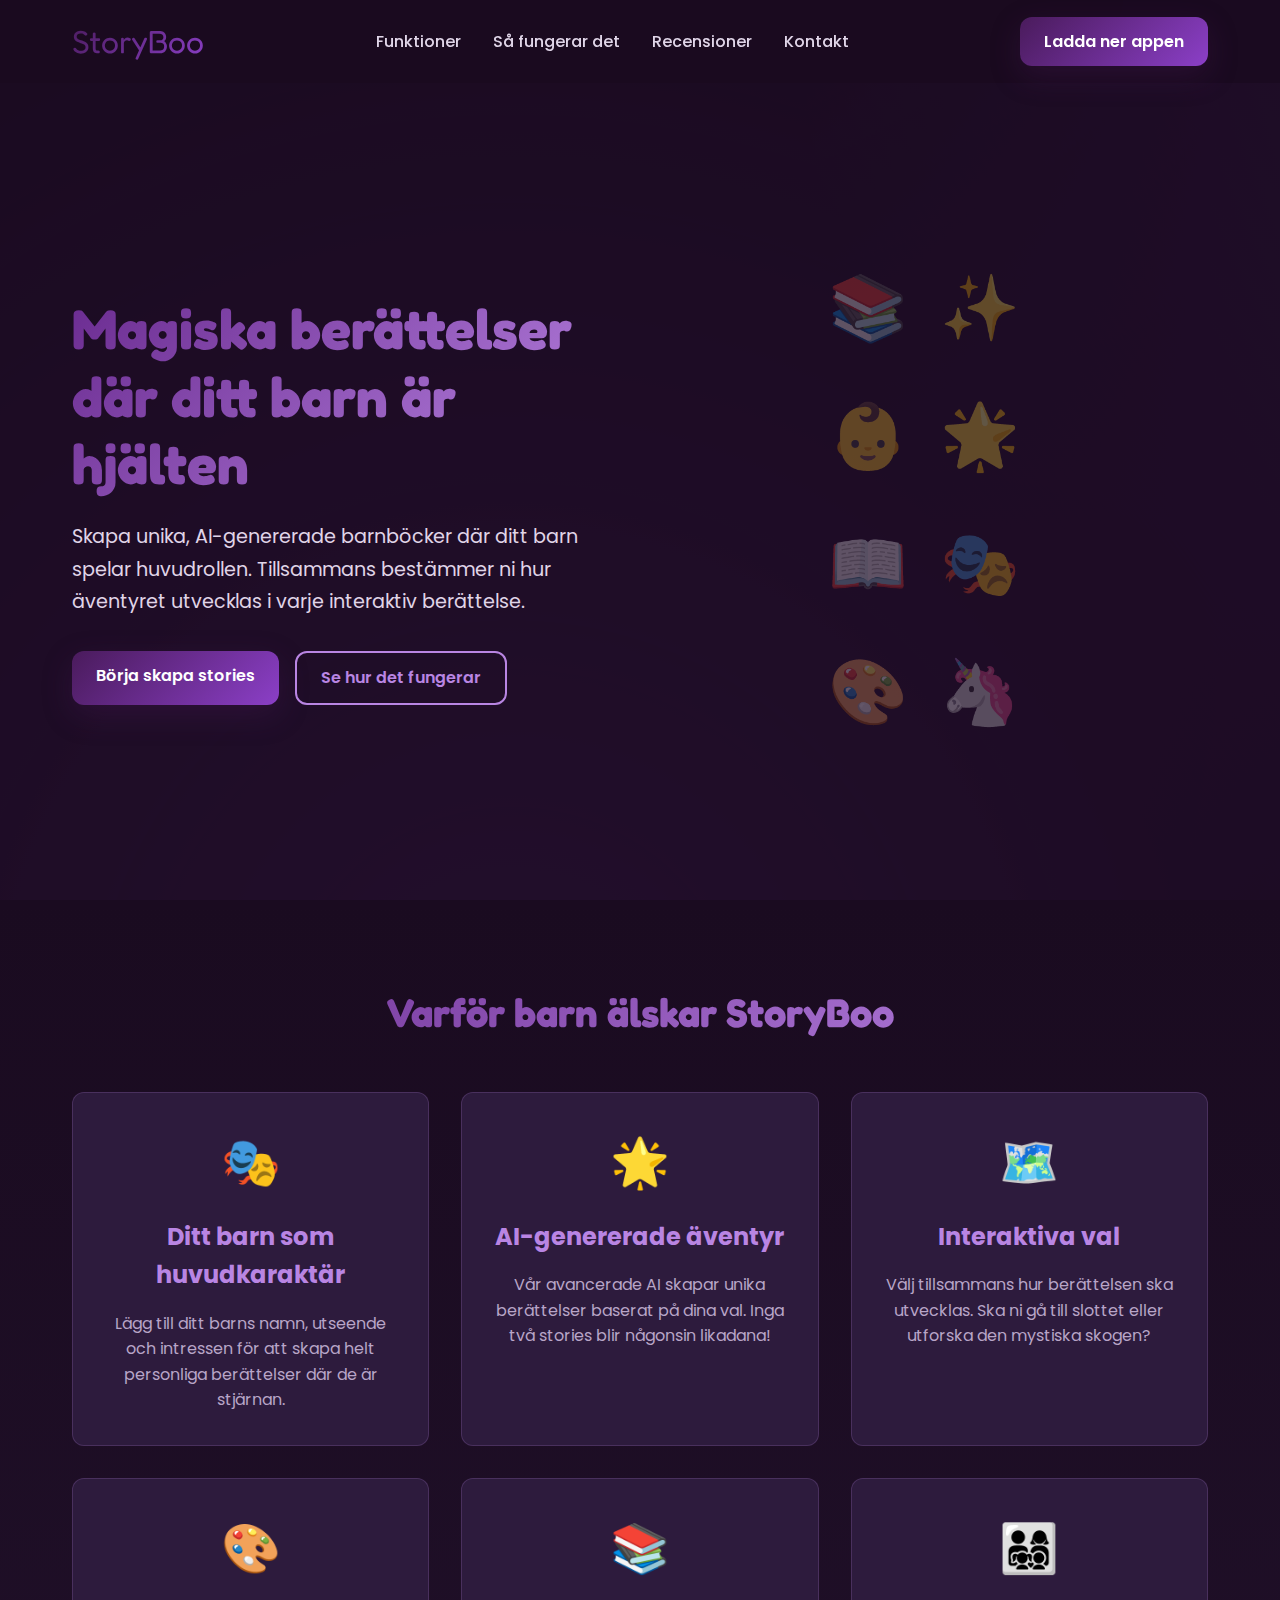
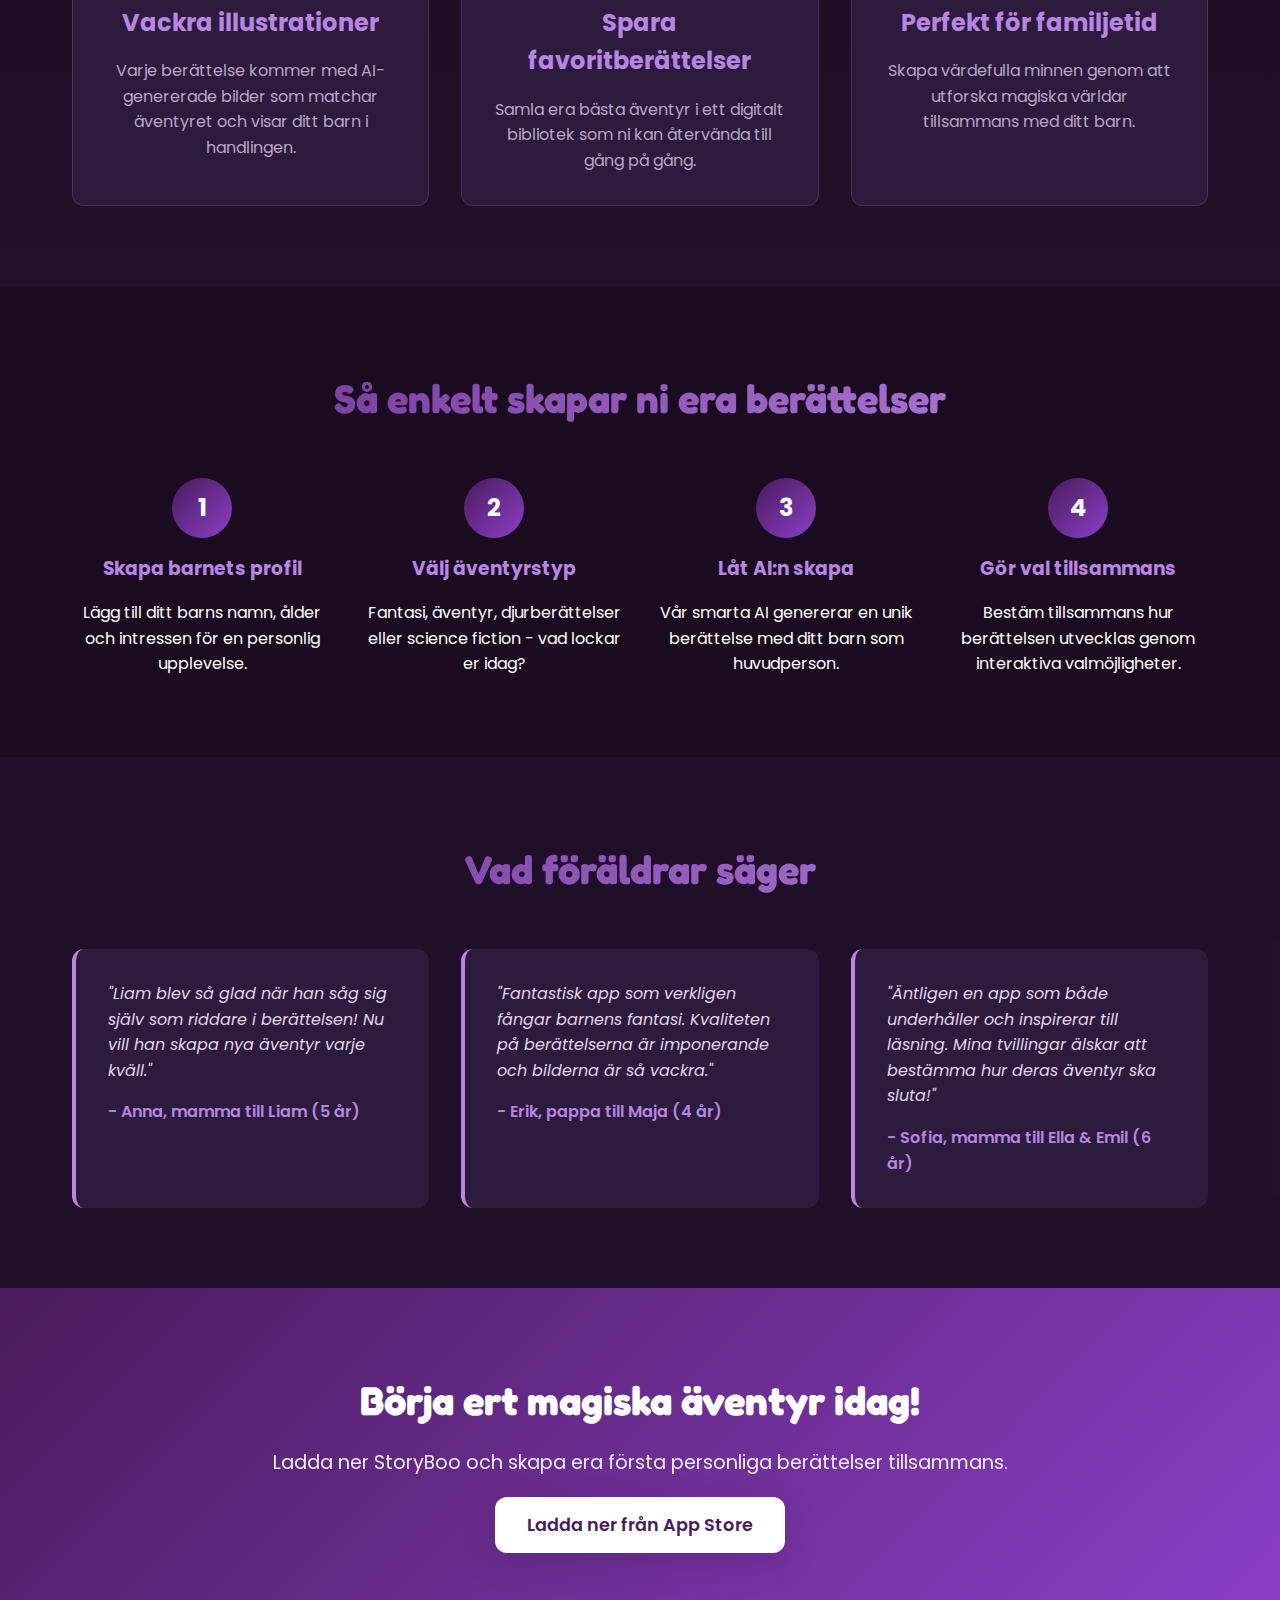
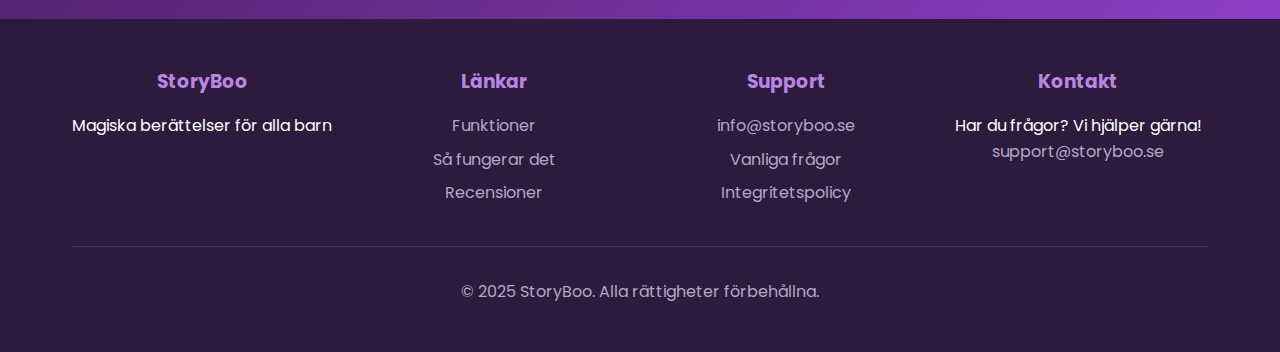
<file: index.html>
<!DOCTYPE html>
<html lang="sv">
<head>
    <meta charset="UTF-8">
    <meta name="viewport" content="width=device-width, initial-scale=1.0">
    <title>StoryBoo - AI-genererade barnböcker där ditt barn är hjälten</title>
    <meta name="description" content="Skapa unika berättelser med AI där ditt barn är huvudkaraktären. Interaktiva stories där ni tillsammans bestämmer hur berättelsen utvecklas.">
    
    <!-- Favicon -->
    <link rel="icon" href="data:image/svg+xml,<svg xmlns='http://www.w3.org/2000/svg' viewBox='0 0 100 100'><text y='.9em' font-size='90'>📚</text></svg>">
    
    <!-- Fonts -->
    <link href="https://fonts.googleapis.com/css2?family=Poppins:wght@300;400;600;700&family=Fredoka+One:wght@400&display=swap" rel="stylesheet">
    
    <style>
        :root {
            --primary-purple: #4A1B5C;
            --secondary-purple: #6B2C91;
            --accent-purple: #8B3FC7;
            --light-purple: #B985E3;
            --background-dark: #1A0B20;
            --background-card: #2D1B3D;
            --text-white: #FFFFFF;
            --text-light: #E0D5E8;
            --text-muted: #B8A5C7;
            --gradient-primary: linear-gradient(135deg, #4A1B5C 0%, #8B3FC7 100%);
            --gradient-secondary: linear-gradient(135deg, #6B2C91 0%, #B985E3 100%);
            --border-radius: 12px;
            --shadow: 0 10px 30px rgba(75, 27, 92, 0.3);
            --shadow-hover: 0 15px 40px rgba(75, 27, 92, 0.4);
        }

        * {
            margin: 0;
            padding: 0;
            box-sizing: border-box;
        }

        body {
            font-family: 'Poppins', sans-serif;
            background: var(--background-dark);
            color: var(--text-white);
            line-height: 1.6;
            overflow-x: hidden;
        }

        /* Navigation */
        .navbar {
            position: fixed;
            top: 0;
            width: 100%;
            background: rgba(26, 11, 32, 0.95);
            backdrop-filter: blur(10px);
            padding: 1rem 0;
            z-index: 1000;
            transition: all 0.3s ease;
        }

        .nav-container {
            max-width: 1200px;
            margin: 0 auto;
            padding: 0 2rem;
            display: flex;
            justify-content: space-between;
            align-items: center;
        }

        .logo {
            font-family: 'Fredoka One', cursive;
            font-size: 2rem;
            background: var(--gradient-primary);
            -webkit-background-clip: text;
            background-clip: text;
            -webkit-text-fill-color: transparent;
            text-decoration: none;
        }

        .nav-links {
            display: flex;
            list-style: none;
            gap: 2rem;
        }

        .nav-links a {
            color: var(--text-light);
            text-decoration: none;
            font-weight: 500;
            transition: color 0.3s ease;
        }

        .nav-links a:hover {
            color: var(--light-purple);
        }

        .cta-button {
            background: var(--gradient-primary);
            color: white;
            padding: 0.75rem 1.5rem;
            border: none;
            border-radius: var(--border-radius);
            font-weight: 600;
            text-decoration: none;
            transition: transform 0.3s ease, box-shadow 0.3s ease;
            box-shadow: var(--shadow);
        }

        .cta-button:hover {
            transform: translateY(-2px);
            box-shadow: var(--shadow-hover);
        }

        /* Hero Section */
        .hero {
            min-height: 100vh;
            display: flex;
            align-items: center;
            position: relative;
            overflow: hidden;
            padding-top: 100px;
        }

        .hero::before {
            content: '';
            position: absolute;
            width: 200%;
            height: 200%;
            background: radial-gradient(circle at 20% 80%, var(--secondary-purple) 0%, transparent 50%),
                        radial-gradient(circle at 80% 20%, var(--accent-purple) 0%, transparent 50%);
            animation: float 20s ease-in-out infinite;
            opacity: 0.1;
        }

        @keyframes float {
            0%, 100% { transform: translate(-50%, -50%) rotate(0deg); }
            50% { transform: translate(-50%, -50%) rotate(180deg); }
        }

        .hero-container {
            max-width: 1200px;
            margin: 0 auto;
            padding: 0 2rem;
            display: grid;
            grid-template-columns: 1fr 1fr;
            gap: 4rem;
            align-items: center;
            position: relative;
            z-index: 2;
        }

        .hero-content h1 {
            font-family: 'Fredoka One', cursive;
            font-size: 3.5rem;
            margin-bottom: 1.5rem;
            background: var(--gradient-secondary);
            -webkit-background-clip: text;
            background-clip: text;
            -webkit-text-fill-color: transparent;
            line-height: 1.2;
        }

        .hero-content p {
            font-size: 1.2rem;
            color: var(--text-light);
            margin-bottom: 2rem;
            line-height: 1.7;
        }

        .hero-buttons {
            display: flex;
            gap: 1rem;
            flex-wrap: wrap;
        }

        .btn-secondary {
            background: transparent;
            color: var(--light-purple);
            border: 2px solid var(--light-purple);
            padding: 0.75rem 1.5rem;
            border-radius: var(--border-radius);
            text-decoration: none;
            font-weight: 600;
            transition: all 0.3s ease;
        }

        .btn-secondary:hover {
            background: var(--light-purple);
            color: var(--background-dark);
            transform: translateY(-2px);
        }

        .hero-image {
            position: relative;
            text-align: center;
        }

        .hero-image::before {
            content: '📚✨👶🌟📖🎭🎨🦄';
            font-size: 4rem;
            position: absolute;
            top: 50%;
            left: 50%;
            transform: translate(-50%, -50%);
            opacity: 0.3;
            animation: sparkle 3s ease-in-out infinite;
            letter-spacing: 2rem;
            line-height: 2;
        }

        @keyframes sparkle {
            0%, 100% { opacity: 0.3; transform: translate(-50%, -50%) scale(1); }
            50% { opacity: 0.6; transform: translate(-50%, -50%) scale(1.1); }
        }

        /* Features Section */
        .features {
            padding: 5rem 0;
            background: linear-gradient(180deg, transparent 0%, rgba(45, 27, 61, 0.3) 100%);
        }

        .container {
            max-width: 1200px;
            margin: 0 auto;
            padding: 0 2rem;
        }

        .section-title {
            text-align: center;
            font-family: 'Fredoka One', cursive;
            font-size: 2.5rem;
            margin-bottom: 3rem;
            background: var(--gradient-secondary);
            -webkit-background-clip: text;
            background-clip: text;
            -webkit-text-fill-color: transparent;
        }

        .features-grid {
            display: grid;
            grid-template-columns: repeat(auto-fit, minmax(300px, 1fr));
            gap: 2rem;
        }

        .feature-card {
            background: var(--background-card);
            padding: 2rem;
            border-radius: var(--border-radius);
            text-align: center;
            transition: transform 0.3s ease, box-shadow 0.3s ease;
            border: 1px solid rgba(185, 133, 227, 0.2);
        }

        .feature-card:hover {
            transform: translateY(-5px);
            box-shadow: var(--shadow);
        }

        .feature-icon {
            font-size: 3rem;
            margin-bottom: 1rem;
            display: block;
        }

        .feature-card h3 {
            font-size: 1.5rem;
            margin-bottom: 1rem;
            color: var(--light-purple);
        }

        .feature-card p {
            color: var(--text-muted);
            line-height: 1.6;
        }

        /* How it Works */
        .how-it-works {
            padding: 5rem 0;
        }

        .steps {
            display: grid;
            grid-template-columns: repeat(auto-fit, minmax(250px, 1fr));
            gap: 2rem;
            margin-top: 3rem;
        }

        .step {
            text-align: center;
            position: relative;
        }

        .step-number {
            width: 60px;
            height: 60px;
            background: var(--gradient-primary);
            border-radius: 50%;
            display: flex;
            align-items: center;
            justify-content: center;
            margin: 0 auto 1rem;
            font-weight: bold;
            font-size: 1.5rem;
        }

        .step h3 {
            margin-bottom: 1rem;
            color: var(--light-purple);
        }

        /* Testimonials */
        .testimonials {
            padding: 5rem 0;
            background: rgba(45, 27, 61, 0.3);
        }

        .testimonials-grid {
            display: grid;
            grid-template-columns: repeat(auto-fit, minmax(300px, 1fr));
            gap: 2rem;
            margin-top: 3rem;
        }

        .testimonial {
            background: var(--background-card);
            padding: 2rem;
            border-radius: var(--border-radius);
            border-left: 4px solid var(--light-purple);
        }

        .testimonial-text {
            font-style: italic;
            margin-bottom: 1rem;
            color: var(--text-light);
        }

        .testimonial-author {
            color: var(--light-purple);
            font-weight: 600;
        }

        /* CTA Section */
        .cta-section {
            padding: 5rem 0;
            text-align: center;
            background: var(--gradient-primary);
        }

        .cta-section h2 {
            font-family: 'Fredoka One', cursive;
            font-size: 2.5rem;
            margin-bottom: 1rem;
        }

        .cta-section p {
            font-size: 1.2rem;
            margin-bottom: 2rem;
            opacity: 0.9;
        }

        .cta-section .cta-button {
            background: white;
            color: var(--primary-purple);
            font-size: 1.1rem;
            padding: 1rem 2rem;
        }

        /* Footer */
        .footer {
            background: var(--background-card);
            padding: 3rem 0;
            text-align: center;
        }

        .footer-content {
            display: grid;
            grid-template-columns: repeat(auto-fit, minmax(250px, 1fr));
            gap: 2rem;
            margin-bottom: 2rem;
        }

        .footer-section h3 {
            color: var(--light-purple);
            margin-bottom: 1rem;
        }

        .footer-section a {
            color: var(--text-muted);
            text-decoration: none;
            display: block;
            margin-bottom: 0.5rem;
            transition: color 0.3s ease;
        }

        .footer-section a:hover {
            color: var(--light-purple);
        }

        .footer-bottom {
            border-top: 1px solid rgba(185, 133, 227, 0.2);
            padding-top: 2rem;
            color: var(--text-muted);
        }

        /* Mobile Responsiveness */
        @media (max-width: 768px) {
            .nav-links {
                display: none;
            }

            .hero-container {
                grid-template-columns: 1fr;
                text-align: center;
                gap: 2rem;
            }

            .hero-content h1 {
                font-size: 2.5rem;
            }

            .hero-buttons {
                justify-content: center;
            }

            .section-title {
                font-size: 2rem;
            }

            .features-grid {
                grid-template-columns: 1fr;
            }

            .steps {
                grid-template-columns: 1fr;
            }
        }

        @media (max-width: 480px) {
            .nav-container {
                padding: 0 1rem;
            }

            .container {
                padding: 0 1rem;
            }

            .hero-content h1 {
                font-size: 2rem;
            }

            .hero-content p {
                font-size: 1rem;
            }

            .cta-button, .btn-secondary {
                padding: 0.5rem 1rem;
                font-size: 0.9rem;
            }
        }
    </style>
</head>
<body>
    <!-- Navigation -->
    <nav class="navbar">
        <div class="nav-container">
            <a href="#" class="logo">StoryBoo</a>
            <ul class="nav-links">
                <li><a href="#features">Funktioner</a></li>
                <li><a href="#how-it-works">Så fungerar det</a></li>
                <li><a href="#testimonials">Recensioner</a></li>
                <li><a href="#contact">Kontakt</a></li>
            </ul>
            <a href="#download" class="cta-button">Ladda ner appen</a>
        </div>
    </nav>

    <!-- Hero Section -->
    <section class="hero">
        <div class="hero-container">
            <div class="hero-content">
                <h1>Magiska berättelser där ditt barn är hjälten</h1>
                <p>Skapa unika, AI-genererade barnböcker där ditt barn spelar huvudrollen. Tillsammans bestämmer ni hur äventyret utvecklas i varje interaktiv berättelse.</p>
                <div class="hero-buttons">
                    <a href="#download" class="cta-button">Börja skapa stories</a>
                    <a href="#how-it-works" class="btn-secondary">Se hur det fungerar</a>
                </div>
            </div>
            <div class="hero-image">
                <!-- Animated icons will be displayed here via CSS -->
            </div>
        </div>
    </section>

    <!-- Features Section -->
    <section id="features" class="features">
        <div class="container">
            <h2 class="section-title">Varför barn älskar StoryBoo</h2>
            <div class="features-grid">
                <div class="feature-card">
                    <span class="feature-icon">🎭</span>
                    <h3>Ditt barn som huvudkaraktär</h3>
                    <p>Lägg till ditt barns namn, utseende och intressen för att skapa helt personliga berättelser där de är stjärnan.</p>
                </div>
                <div class="feature-card">
                    <span class="feature-icon">🌟</span>
                    <h3>AI-genererade äventyr</h3>
                    <p>Vår avancerade AI skapar unika berättelser baserat på dina val. Inga två stories blir någonsin likadana!</p>
                </div>
                <div class="feature-card">
                    <span class="feature-icon">🗺️</span>
                    <h3>Interaktiva val</h3>
                    <p>Välj tillsammans hur berättelsen ska utvecklas. Ska ni gå till slottet eller utforska den mystiska skogen?</p>
                </div>
                <div class="feature-card">
                    <span class="feature-icon">🎨</span>
                    <h3>Vackra illustrationer</h3>
                    <p>Varje berättelse kommer med AI-genererade bilder som matchar äventyret och visar ditt barn i handlingen.</p>
                </div>
                <div class="feature-card">
                    <span class="feature-icon">📚</span>
                    <h3>Spara favoritberättelser</h3>
                    <p>Samla era bästa äventyr i ett digitalt bibliotek som ni kan återvända till gång på gång.</p>
                </div>
                <div class="feature-card">
                    <span class="feature-icon">👨‍👩‍👧‍👦</span>
                    <h3>Perfekt för familjetid</h3>
                    <p>Skapa värdefulla minnen genom att utforska magiska världar tillsammans med ditt barn.</p>
                </div>
            </div>
        </div>
    </section>

    <!-- How it Works -->
    <section id="how-it-works" class="how-it-works">
        <div class="container">
            <h2 class="section-title">Så enkelt skapar ni era berättelser</h2>
            <div class="steps">
                <div class="step">
                    <div class="step-number">1</div>
                    <h3>Skapa barnets profil</h3>
                    <p>Lägg till ditt barns namn, ålder och intressen för en personlig upplevelse.</p>
                </div>
                <div class="step">
                    <div class="step-number">2</div>
                    <h3>Välj äventyrstyp</h3>
                    <p>Fantasi, äventyr, djurberättelser eller science fiction - vad lockar er idag?</p>
                </div>
                <div class="step">
                    <div class="step-number">3</div>
                    <h3>Låt AI:n skapa</h3>
                    <p>Vår smarta AI genererar en unik berättelse med ditt barn som huvudperson.</p>
                </div>
                <div class="step">
                    <div class="step-number">4</div>
                    <h3>Gör val tillsammans</h3>
                    <p>Bestäm tillsammans hur berättelsen utvecklas genom interaktiva valmöjligheter.</p>
                </div>
            </div>
        </div>
    </section>

    <!-- Testimonials -->
    <section id="testimonials" class="testimonials">
        <div class="container">
            <h2 class="section-title">Vad föräldrar säger</h2>
            <div class="testimonials-grid">
                <div class="testimonial">
                    <p class="testimonial-text">"Liam blev så glad när han såg sig själv som riddare i berättelsen! Nu vill han skapa nya äventyr varje kväll."</p>
                    <p class="testimonial-author">- Anna, mamma till Liam (5 år)</p>
                </div>
                <div class="testimonial">
                    <p class="testimonial-text">"Fantastisk app som verkligen fångar barnens fantasi. Kvaliteten på berättelserna är imponerande och bilderna är så vackra."</p>
                    <p class="testimonial-author">- Erik, pappa till Maja (4 år)</p>
                </div>
                <div class="testimonial">
                    <p class="testimonial-text">"Äntligen en app som både underhåller och inspirerar till läsning. Mina tvillingar älskar att bestämma hur deras äventyr ska sluta!"</p>
                    <p class="testimonial-author">- Sofia, mamma till Ella & Emil (6 år)</p>
                </div>
            </div>
        </div>
    </section>

    <!-- CTA Section -->
    <section id="download" class="cta-section">
        <div class="container">
            <h2>Börja ert magiska äventyr idag!</h2>
            <p>Ladda ner StoryBoo och skapa era första personliga berättelser tillsammans.</p>
            <a href="#" class="cta-button">Ladda ner från App Store</a>
        </div>
    </section>

    <!-- Footer -->
    <footer class="footer">
        <div class="container">
            <div class="footer-content">
                <div class="footer-section">
                    <h3>StoryBoo</h3>
                    <p>Magiska berättelser för alla barn</p>
                </div>
                <div class="footer-section">
                    <h3>Länkar</h3>
                    <a href="#features">Funktioner</a>
                    <a href="#how-it-works">Så fungerar det</a>
                    <a href="#testimonials">Recensioner</a>
                </div>
                <div class="footer-section">
                    <h3>Support</h3>
                    <a href="mailto:info@storyboo.se">info@storyboo.se</a>
                    <a href="#faq">Vanliga frågor</a>
                    <a href="#privacy">Integritetspolicy</a>
                </div>
                <div class="footer-section" id="contact">
                    <h3>Kontakt</h3>
                    <p>Har du frågor? Vi hjälper gärna!</p>
                    <a href="mailto:support@storyboo.se">support@storyboo.se</a>
                </div>
            </div>
            <div class="footer-bottom">
                <p>&copy; 2025 StoryBoo. Alla rättigheter förbehållna.</p>
            </div>
        </div>
    </footer>

    <script>
        // Smooth scrolling for navigation links
        document.querySelectorAll('a[href^="#"]').forEach(anchor => {
            anchor.addEventListener('click', function (e) {
                e.preventDefault();
                const target = document.querySelector(this.getAttribute('href'));
                if (target) {
                    target.scrollIntoView({
                        behavior: 'smooth',
                        block: 'start'
                    });
                }
            });
        });

        // Navbar background change on scroll
        window.addEventListener('scroll', function() {
            const navbar = document.querySelector('.navbar');
            if (window.scrollY > 100) {
                navbar.style.background = 'rgba(26, 11, 32, 0.98)';
            } else {
                navbar.style.background = 'rgba(26, 11, 32, 0.95)';
            }
        });

        // Feature cards hover effect enhancement
        document.querySelectorAll('.feature-card').forEach(card => {
            card.addEventListener('mouseenter', function() {
                this.style.transform = 'translateY(-10px) scale(1.02)';
            });
            
            card.addEventListener('mouseleave', function() {
                this.style.transform = 'translateY(0) scale(1)';
            });
        });
    </script>
</body>
</html>
</file>
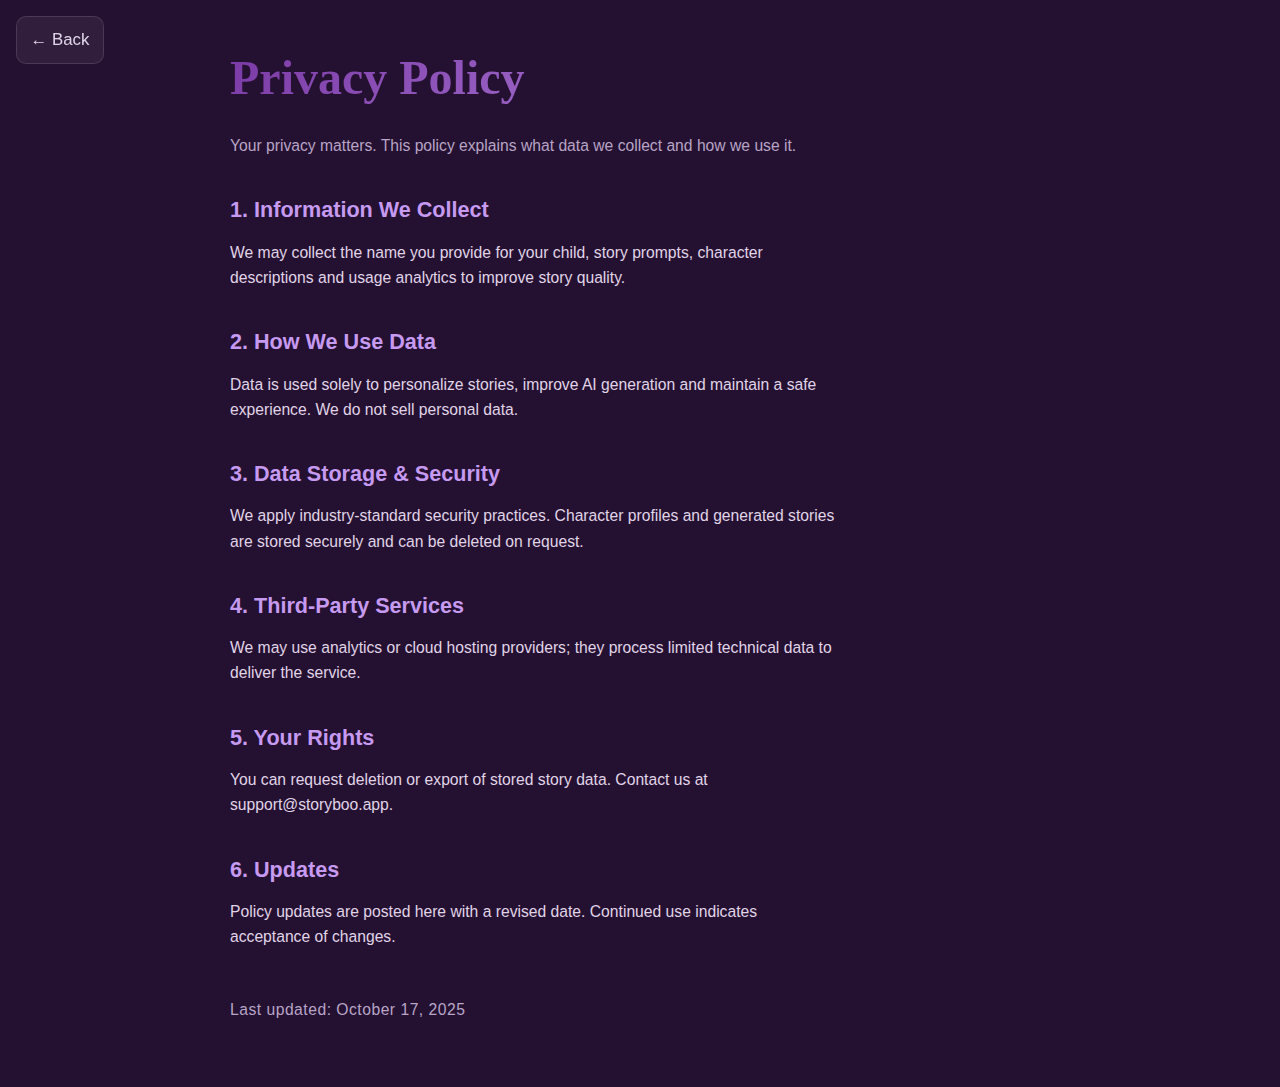
<file: privacy.html>
<!DOCTYPE html>
<html lang="en">
<head>
  <meta charset="UTF-8" />
  <meta name="viewport" content="width=device-width, initial-scale=1.0" />
  <title>StoryBoo Privacy Policy</title>
  <link rel="stylesheet" href="styles.css" />
</head>
<body class="legal-page">
  <a href="index.html" class="back-link" aria-label="Back to home">&#8592; Back</a>
  <main class="legal-container">
    <h1 class="legal-title">Privacy Policy</h1>
    <p class="legal-intro">Your privacy matters. This policy explains what data we collect and how we use it.</p>

    <section>
      <h2>1. Information We Collect</h2>
      <p>We may collect the name you provide for your child, story prompts, character descriptions and usage analytics to improve story quality.</p>
    </section>

    <section>
      <h2>2. How We Use Data</h2>
      <p>Data is used solely to personalize stories, improve AI generation and maintain a safe experience. We do not sell personal data.</p>
    </section>

    <section>
      <h2>3. Data Storage & Security</h2>
      <p>We apply industry-standard security practices. Character profiles and generated stories are stored securely and can be deleted on request.</p>
    </section>

    <section>
      <h2>4. Third-Party Services</h2>
      <p>We may use analytics or cloud hosting providers; they process limited technical data to deliver the service.</p>
    </section>

    <section>
      <h2>5. Your Rights</h2>
      <p>You can request deletion or export of stored story data. Contact us at support@storyboo.app.</p>
    </section>

    <section>
      <h2>6. Updates</h2>
      <p>Policy updates are posted here with a revised date. Continued use indicates acceptance of changes.</p>
    </section>

    <p class="legal-updated">Last updated: October 17, 2025</p>
  </main>
</body>
</html>
</file>
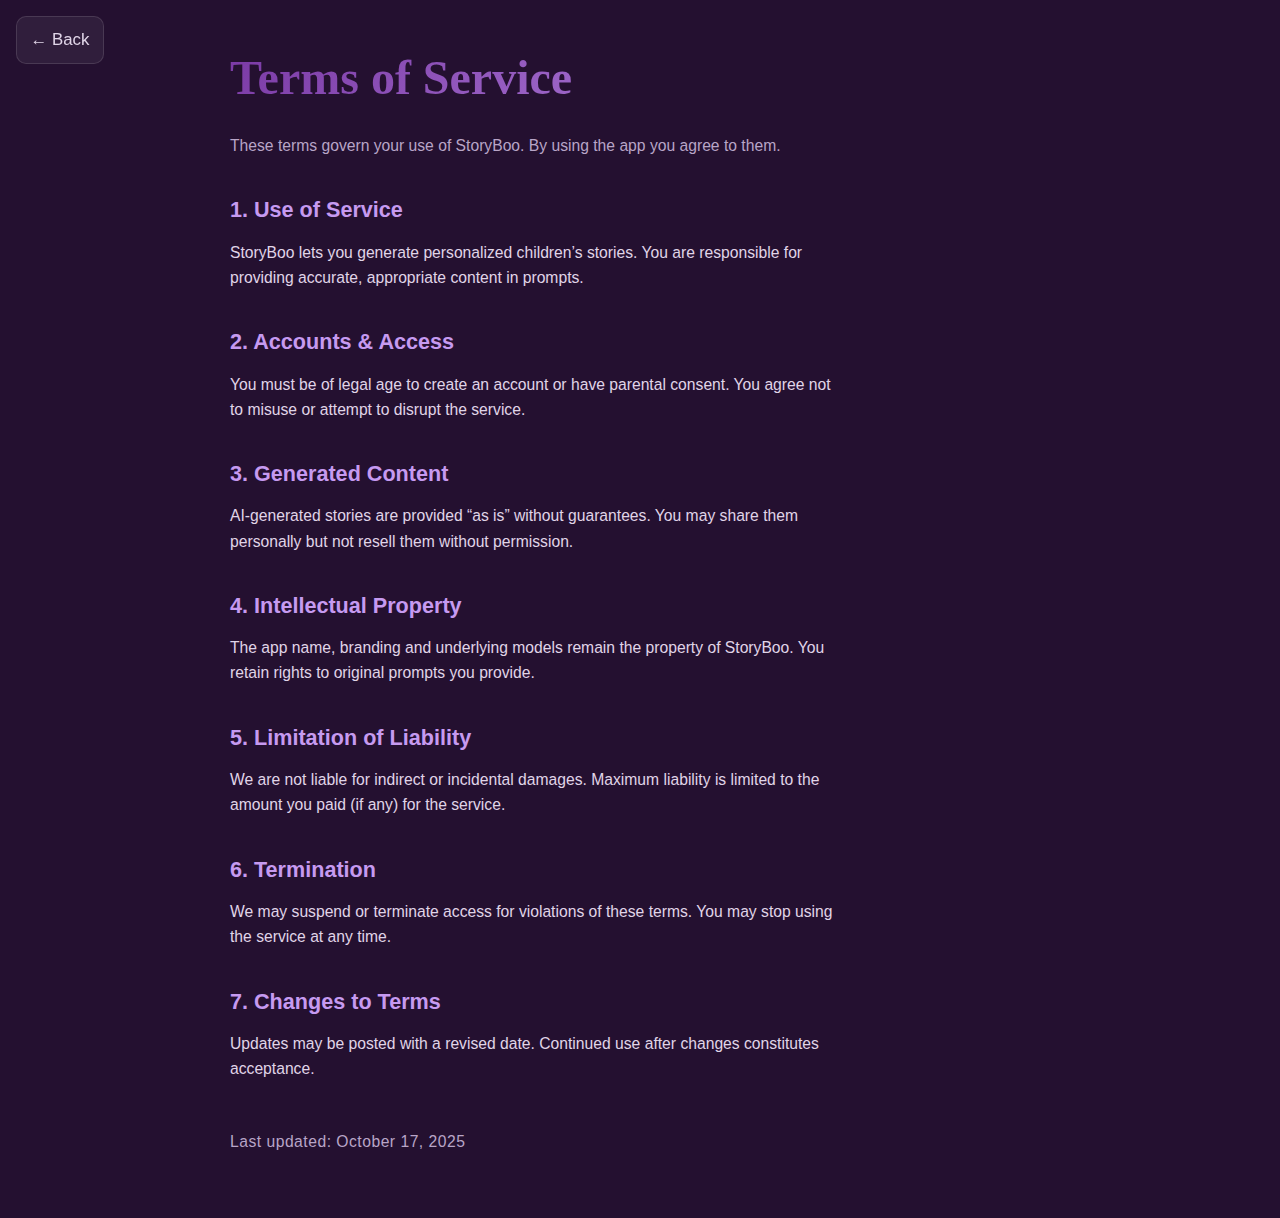
<file: terms.html>
<!DOCTYPE html>
<html lang="en">
<head>
  <meta charset="UTF-8" />
  <meta name="viewport" content="width=device-width, initial-scale=1.0" />
  <title>StoryBoo Terms of Service</title>
  <link rel="stylesheet" href="styles.css" />
</head>
<body class="legal-page">
  <a href="index.html" class="back-link" aria-label="Back to home">&#8592; Back</a>
  <main class="legal-container">
    <h1 class="legal-title">Terms of Service</h1>
    <p class="legal-intro">These terms govern your use of StoryBoo. By using the app you agree to them.</p>

    <section>
      <h2>1. Use of Service</h2>
      <p>StoryBoo lets you generate personalized children’s stories. You are responsible for providing accurate, appropriate content in prompts.</p>
    </section>

    <section>
      <h2>2. Accounts & Access</h2>
      <p>You must be of legal age to create an account or have parental consent. You agree not to misuse or attempt to disrupt the service.</p>
    </section>

    <section>
      <h2>3. Generated Content</h2>
      <p>AI-generated stories are provided “as is” without guarantees. You may share them personally but not resell them without permission.</p>
    </section>

    <section>
      <h2>4. Intellectual Property</h2>
      <p>The app name, branding and underlying models remain the property of StoryBoo. You retain rights to original prompts you provide.</p>
    </section>

    <section>
      <h2>5. Limitation of Liability</h2>
      <p>We are not liable for indirect or incidental damages. Maximum liability is limited to the amount you paid (if any) for the service.</p>
    </section>

    <section>
      <h2>6. Termination</h2>
      <p>We may suspend or terminate access for violations of these terms. You may stop using the service at any time.</p>
    </section>

    <section>
      <h2>7. Changes to Terms</h2>
      <p>Updates may be posted with a revised date. Continued use after changes constitutes acceptance.</p>
    </section>

    <p class="legal-updated">Last updated: October 17, 2025</p>
  </main>
</body>
</html>
</file>
<file: styles.css>
:root {
    --primary-purple: #5A2670; /* Slightly lighter primary */
    --secondary-purple: #7A39A5;    
    --accent-purple: #9A51D4;
    --light-purple: #C69AF0;
    --background-dark: #241030; /* Lightened from #1A0B20 */
    --background-card: #341B46; /* Lightened card bg */
    --footer-dark: #1b0c23; /* Dark gray footer background */
    --text-white: #FFFFFF;
    --text-light: #E0D5E8;
    --text-muted: #B8A5C7;
    --gradient-primary: linear-gradient(135deg, #5A2670 0%, #9A51D4 100%);
    --gradient-secondary: linear-gradient(135deg, #7A39A5 0%, #C69AF0 100%);
    --border-radius: 12px;
    --shadow: 0 10px 30px rgba(90, 38, 112, 0.25);
    --shadow-hover: 0 15px 40px rgba(90, 38, 112, 0.35);
}

* {
    margin: 0;
    padding: 0;
    box-sizing: border-box;
}

body {
    font-family: 'Poppins', sans-serif;
    background: var(--background-dark);
    color: var(--text-white);
    line-height: 1.55;
    font-size: clamp(0.95rem, 0.4vw + 0.8rem, 1.05rem);
    overflow-x: hidden;
}

/* Navigation */
.navbar {
    position: fixed;
    top: 0;
    width: 100%;
    background: rgba(36, 16, 48, 0.85); /* Adjusted to match lighter bg */
    backdrop-filter: blur(10px);
    padding: 1rem 0;
    z-index: 1000;
    transition: all 0.3s ease;
}

.nav-container {
    max-width: 1200px;
    margin: 0 auto;
    padding: 0 2rem;
    display: flex;
    justify-content: space-between;
    align-items: center;
}

.logo {
    font-family: 'Fredoka One', cursive;
    font-size: 2rem;
    background: var(--gradient-primary);
    -webkit-background-clip: text;
    background-clip: text;
    -webkit-text-fill-color: transparent;
    text-decoration: none;
}

.brand {
    display: flex;
    align-items: center;
    gap: 0.75rem;
}

.brand-badge img {
    height: 42px;
    width: 42px;
    display: block;
    border-radius: 8px;
    object-fit: cover;
    box-shadow: 0 4px 12px rgba(0,0,0,0.3);
    transition: transform 0.3s ease, box-shadow 0.3s ease;
}

.brand-badge:hover img {
    transform: translateY(-2px) scale(1.05);
    box-shadow: 0 6px 18px rgba(0,0,0,0.4);
}

.nav-links {
    display: flex;
    list-style: none;
    gap: 2rem;
}

/* Mobile nav toggle button */
.nav-toggle {
    display: none;
    flex-direction: column;
    justify-content: center;
    gap: 6px;
    width: 44px;
    height: 44px;
    background: rgba(255,255,255,0.05);
    border: 1px solid rgba(255,255,255,0.12);
    border-radius: 12px;
    cursor: pointer;
    padding: 6px 10px;
    transition: background 0.3s ease, border-color 0.3s ease;
}
.nav-toggle:hover {
    background: rgba(255,255,255,0.12);
}
.nav-toggle span {
    display: block;
    height: 3px;
    width: 100%;
    background: var(--text-light);
    border-radius: 2px;
    transition: transform 0.4s ease, opacity 0.4s ease;
}
.nav-toggle[aria-expanded="true"] span:nth-child(1) {
    transform: translateY(9px) rotate(45deg);
}
.nav-toggle[aria-expanded="true"] span:nth-child(2) {
    opacity: 0;
}
.nav-toggle[aria-expanded="true"] span:nth-child(3) {
    transform: translateY(-9px) rotate(-45deg);
}

.nav-links.open {
    display: flex;
}

.nav-links a {
    color: var(--text-light);
    text-decoration: none;
    font-weight: 500;
    transition: color 0.3s ease;
}

.nav-links a:hover {
    color: var(--light-purple);
}

.cta-button {
    background: var(--gradient-primary);
    color: white;
    padding: 0.75rem 1.5rem;
    border: none;
    border-radius: var(--border-radius);
    font-weight: 600;
    text-decoration: none;
    transition: transform 0.3s ease, box-shadow 0.3s ease;
    box-shadow: var(--shadow);
}

.cta-button:hover {
    transform: translateY(-2px);
    box-shadow: var(--shadow-hover);
}

/* Hero Section */
.hero {
    min-height: 100vh;
    display: flex;
    align-items: center;
    position: relative;
    overflow: hidden;
    padding-top: 100px;
    /* Extra bottenpadding för mer luft innan nästa sektion */
    padding-bottom: clamp(3rem, 8vh, 6rem);
}

.hero::before {
    content: '';
    position: absolute;
    width: 200%;
    height: 200%;
    background: radial-gradient(circle at 20% 80%, var(--secondary-purple) 0%, transparent 50%),
                radial-gradient(circle at 80% 20%, var(--accent-purple) 0%, transparent 50%);
    opacity: 0.1;
}

.hero-container {
    max-width: 1200px;
    margin: 0 auto;
    padding: 0 2rem;
    display: grid;
    grid-template-columns: 1fr 1fr;
    gap: 4rem;
    align-items: center;
    position: relative;
    z-index: 2;
}

.hero-content h1 {
    font-family: 'Fredoka One', cursive;
    font-size: clamp(2.1rem, 4vw + 1rem, 3.6rem);
    margin-bottom: clamp(1rem, 1.5vw, 1.6rem);
    background: var(--gradient-secondary);
    -webkit-background-clip: text;
    background-clip: text;
    -webkit-text-fill-color: transparent;
    line-height: 1.14;
}

.hero-content p {
    font-size: clamp(1rem, 0.7vw + 0.8rem, 1.25rem);
    color: var(--text-light);
    margin-bottom: clamp(1.2rem, 2vw, 2rem);
    line-height: 1.65;
    max-width: 52ch;
}

.hero-buttons {
    display: flex;
    gap: 1.5rem;
    flex-wrap: wrap;
    align-items: center;
    justify-content: flex-start;
    /* Extra avstånd under knapparna */
    margin-bottom: clamp(2.5rem, 6vw, 4rem);
}

.store-button {
    display: inline-block;
    transition: transform 0.3s ease, filter 0.3s ease;
    /* Ta bort extra vertikal line-box space */
    line-height: 0;
}

.store-button:hover {
    transform: translateY(-3px) scale(1.05);
    filter: brightness(1.1);
}

.store-button img {
    width: clamp(150px, 32vw, 240px);
    height: auto; /* Låt naturliga proportioner styra höjden */
    border-radius: 10px;
    display: block;
    object-fit: contain;
}

/* Make Play Store button a little bigger */
.play-store img {
    width: clamp(165px, 34vw, 260px);
    height: auto;
}

.btn-secondary {
    background: transparent;
    color: var(--light-purple);
    border: 2px solid var(--light-purple);
    padding: 0.75rem 1.5rem;
    border-radius: var(--border-radius);
    text-decoration: none;
    font-weight: 600;
    transition: all 0.3s ease;
}

.btn-secondary:hover {
    background: var(--light-purple);
    color: var(--background-dark);
    transform: translateY(-2px);
}

.hero-image {
    position: relative;
    text-align: center;
}

 .hero-image::before {
     content: '';
     position: absolute;
     top: 50%;
     left: 50%;
     transform: translate(-50%, -50%);
     width: clamp(220px, 40vw, 520px);
     height: clamp(220px, 40vw, 520px);
     max-width: 90%;
     background: url('Assets/wave_boo.png') center / contain no-repeat;
     opacity: 1;
     animation: floatImage 9s ease-in-out infinite;
     filter: none;
     pointer-events: none;
 }

 @keyframes floatImage {
     0%, 100% { transform: translate(-50%, -50%) scale(1); }
     50% { transform: translate(-50%, -52%) scale(1.05); }
 }

@media (prefers-reduced-motion: reduce) {
    .hero-image::before {
        animation: none;
        transform: translate(-50%, -50%); /* neutral */
    }
}

@keyframes sparkle {
    0%, 100% { opacity: 0.3; transform: translate(-50%, -50%) scale(1); }
    50% { opacity: 0.6; transform: translate(-50%, -50%) scale(1.1); }
}

/* Features Section */
.features {
    padding: clamp(3.2rem, 6vw, 5rem) 0;
    background: var(--background-dark);
}

.container {
    max-width: 1200px;
    margin: 0 auto;
    padding: 0 2rem;
}

.section-title {
    text-align: center;
    font-family: 'Fredoka One', cursive;
    font-size: clamp(1.9rem, 2.4vw + 1rem, 2.7rem);
    margin-bottom: clamp(2rem, 3vw, 3.2rem);
    background: var(--gradient-secondary);
    -webkit-background-clip: text;
    background-clip: text;
    -webkit-text-fill-color: transparent;
}

.features-grid {
    display: grid;
    grid-template-columns: repeat(auto-fit, minmax(300px, 1fr));
    gap: 2rem;
}

.feature-card {
    background: var(--background-card);
    padding: 2rem;
    border-radius: var(--border-radius);
    text-align: center;
    transition: transform 0.3s ease, box-shadow 0.3s ease;
    border: 1px solid rgba(185, 133, 227, 0.2);
}

.feature-card:hover {
    transform: translateY(-5px);
    box-shadow: var(--shadow);
}

.feature-icon {
    font-size: 3rem;
    margin-bottom: 1rem;
    display: block;
}

.feature-card h3 {
    font-size: 1.5rem;
    margin-bottom: 1rem;
    color: var(--light-purple);
}

.feature-card p {
    color: var(--text-muted);
    line-height: 1.6;
}

/* How it Works */
.how-it-works {
    padding: clamp(3.2rem, 6vw, 5rem) 0;
    background: var(--background-dark);
}

.steps {
    display: grid;
    grid-template-columns: repeat(auto-fit, minmax(250px, 1fr));
    gap: 2rem;
    margin-top: 3rem;
}

.step {
    text-align: center;
    position: relative;
}

.step-number {
    width: 60px;
    height: 60px;
    background: var(--gradient-primary);
    border-radius: 50%;
    display: flex;
    align-items: center;
    justify-content: center;
    margin: 0 auto 1rem;
    font-weight: bold;
    font-size: 1.5rem;
}

.step h3 {
    margin-bottom: 1rem;
    color: var(--light-purple);
}

/* Testimonials */
.testimonials {
    padding: clamp(3.2rem, 6vw, 5rem) 0;
    background: var(--background-dark);
}

.testimonials-grid {
    display: grid;
    grid-template-columns: repeat(auto-fit, minmax(300px, 1fr));
    gap: 2rem;
    margin-top: 3rem;
}

.testimonial {
    background: var(--background-card);
    padding: 2rem;
    border-radius: var(--border-radius);
    border-left: 4px solid var(--light-purple);
}

.testimonial-text {
    font-style: italic;
    margin-bottom: 1rem;
    color: var(--text-light);
}

.testimonial-author {
    color: var(--light-purple);
    font-weight: 600;
}

/* CTA Section */
.cta-section {
    padding: clamp(3.2rem, 6vw, 5rem) 0;
    text-align: center;
    background: var(--background-dark);
    border-top: 1px solid rgba(255,255,255,0.04);
    border-bottom: 1px solid rgba(255,255,255,0.04);
}

.cta-section h2 {
    font-family: 'Fredoka One', cursive;
    font-size: 2.5rem;
    margin-bottom: 1rem;
}

/* Gradient text utility */
.gradient-text {
    background: var(--gradient-secondary);
    -webkit-background-clip: text;
    background-clip: text;
    -webkit-text-fill-color: transparent;
    display: inline-block;
}

.cta-section p {
    font-size: 1.2rem;
    margin-bottom: 2rem;
    opacity: 0.9;
}

.cta-section .cta-button {
    background: var(--gradient-primary);
    color: #fff;
    font-size: 1.05rem;
    padding: 0.9rem 2rem;
    box-shadow: var(--shadow);
}
.cta-section .cta-button:hover {
    transform: translateY(-3px);
    box-shadow: var(--shadow-hover);
}

/* CTA store buttons layout */
.cta-store-buttons {
    display: flex;
    gap: clamp(1rem, 3vw, 2rem);
    justify-content: center;
    align-items: center;
    flex-wrap: wrap;
    margin-top: 0.5rem;
}

.cta-store-buttons .store-button img {
    width: clamp(170px, 26vw, 230px);
    height: auto;
}

.cta-store-buttons .play-store img {
    width: clamp(185px, 28vw, 245px);
    height: auto;
}

@media (max-width: 768px) {
    .cta-store-buttons .store-button img { width: clamp(160px, 44vw, 210px); }
    .cta-store-buttons .play-store img { width: clamp(172px, 46vw, 220px); }
}

@media (max-width: 480px) {
    .cta-store-buttons { gap: 0.75rem; }
    .cta-store-buttons .store-button img { width: clamp(150px, 60vw, 200px); }
    .cta-store-buttons .play-store img { width: clamp(160px, 63vw, 210px); }
}

/* Footer */
.footer {
    background: var(--footer-dark);
    padding: 3rem 0;
    text-align: center;
}

.footer-content {
    display: grid;
    grid-template-columns: repeat(auto-fit, minmax(250px, 1fr));
    gap: 2rem;
    margin-bottom: 2rem;
}

.footer-section h3 {
    color: var(--light-purple);
    margin-bottom: 1rem;
}

.footer-section a {
    color: var(--text-muted);
    text-decoration: none;
    display: block;
    margin-bottom: 0.5rem;
    transition: color 0.3s ease;
}

.footer-section a:hover {
    color: var(--light-purple);
}

.footer-bottom {
    border-top: 1px solid rgba(185, 133, 227, 0.2);
    padding-top: 2rem;
    color: var(--text-muted);
}

/* Legal pages */
body.legal-page {
    background: var(--background-dark);
    font-family: 'Poppins', sans-serif;
    color: var(--text-light);
    padding: 2.5rem clamp(1rem, 4vw, 3rem) 4rem;
    line-height: 1.6;
}

.legal-container {
    max-width: 820px;
    margin: 0 auto;
}

.legal-title {
    font-family: 'Fredoka One', cursive;
    font-size: clamp(2rem, 4.5vw, 3rem);
    margin-bottom: 1rem;
    background: var(--gradient-secondary);
    -webkit-background-clip: text;
    background-clip: text;
    -webkit-text-fill-color: transparent;
}

.legal-intro {
    font-size: 1.05rem;
    margin-bottom: 2rem;
    color: var(--text-muted);
}

.legal-container h2 {
    font-size: 1.35rem;
    margin-top: 2.2rem;
    margin-bottom: 0.75rem;
    color: var(--light-purple);
}

.legal-container p, .legal-container li {
    font-size: 0.98rem;
    max-width: 70ch;
}

.legal-updated {
    margin-top: 3rem;
    font-size: 0.85rem;
    letter-spacing: 0.5px;
    color: var(--text-muted);
}

.back-link {
    position: fixed;
    top: 1rem;
    left: 1rem;
    background: rgba(255,255,255,0.06);
    border: 1px solid rgba(255,255,255,0.12);
    padding: 0.6rem 0.85rem;
    border-radius: 10px;
    text-decoration: none;
    color: var(--text-light);
    font-weight: 500;
    backdrop-filter: blur(6px);
    transition: background 0.3s ease, transform 0.3s ease;
    z-index: 1000;
}

.back-link:hover {
    background: rgba(255,255,255,0.12);
    transform: translateY(-2px);
}

@media (max-width: 600px) {
    body.legal-page { padding: 2.5rem 1rem 3.5rem; }
    .back-link { top: 0.75rem; left: 0.75rem; }
}

/* Mobile Responsiveness */
@media (max-width: 768px) {
    .nav-toggle { display: flex; }
    .nav-links {
        position: absolute;
        top: 100%;
        right: 1rem;
        background: rgba(36,16,48,0.95);
        backdrop-filter: blur(10px);
        padding: 1.25rem 1.5rem;
        border: 1px solid rgba(255,255,255,0.08);
        border-radius: 16px;
        flex-direction: column;
        gap: 1.25rem;
        min-width: 220px;
        box-shadow: 0 10px 30px rgba(0,0,0,0.4);
        display: none;
        animation: scaleFade 0.35s ease;
    }
    @keyframes scaleFade {
        0% { opacity: 0; transform: translateY(-8px) scale(.96); }
        100% { opacity: 1; transform: translateY(0) scale(1); }
    }

    .hero-container {
        display: flex;
        flex-direction: column;
        text-align: center;
        gap: 1.75rem;
    }
    .hero-image { order: 1; }
    .hero-content { order: 2; }
    .hero-buttons { order: 3; justify-content: center; }

    .hero-content h1 {
        font-size: 2.5rem;
    }

    /* Hide hero description text above store buttons on mobile */
    .hero-content > p {
        display: none;
    }

    .hero-buttons {
        justify-content: center;
        flex-direction: row;
        gap: 1rem;
        margin-bottom: clamp(3rem, 12vw, 5rem); /* Mer spacing på mobil */
    }

    /* Bigger store badges on mobile */
    .store-button img {
        /* Mindre på mobil för bättre balans */
        width: clamp(180px, 55vw, 250px);
        height: auto;
    }

    /* Play Store a touch larger for visual balance */
    .play-store img {
        /* Endast något bredare än App Store */
        width: clamp(195px, 58vw, 265px);
        height: auto;
    }

    .section-title {
        font-size: 2rem;
    }

    .features-grid {
        grid-template-columns: 1fr;
    }

    /* Hide descriptive text inside feature cards on mobile for a cleaner, compact layout */
    .feature-card p {
        display: none;
    }

    /* Hide selected feature cards entirely on mobile */
    .feature-card.hide-mobile {
        display: none;
    }

    .steps {
        grid-template-columns: 1fr;
    }

    /* Hide step description text in How it Works on mobile for compact view */
    .steps .step p {
        display: none;
    }

    /* Prevent hero illustration overlapping content */
    .hero-image::before {
        position: static;
        transform: none;
        margin: 0 auto;
        display: block;
        width: clamp(180px, 60vw, 320px);
        height: clamp(180px, 60vw, 320px);
        animation: none; /* Less distraction on small screens */
    }
}

@media (max-width: 480px) {
    .nav-container {
        padding: 0 1rem;
    }

    .container {
        padding: 0 1rem;
    }

    .hero-content h1 {
        font-size: 2rem;
    }

    .hero-content p {
        font-size: 1rem;
    }

    /* Ensure hero description stays hidden on very small screens */
    .hero-content > p { display: none; }

    /* Slight additional upscale on very small screens to keep buttons prominent */
    .store-button img {
        width: clamp(190px, 65vw, 240px);
        height: auto;
    }
    .play-store img {
        width: clamp(205px, 68vw, 255px);
        height: auto;
    }

    .cta-button, .btn-secondary {
        padding: 0.5rem 1rem;
        font-size: 0.9rem;
    }

    .hero-image::before {
        width: clamp(160px, 70vw, 260px);
        height: clamp(160px, 70vw, 260px);
    }

    .hero-buttons {
        margin-bottom: clamp(3.5rem, 14vw, 6rem); /* Extra spacing på mycket små skärmar */
    }

    /* (Optional redundancy) ensure hidden text also on very small screens */
    .feature-card p { display: none; }
}
</file>
